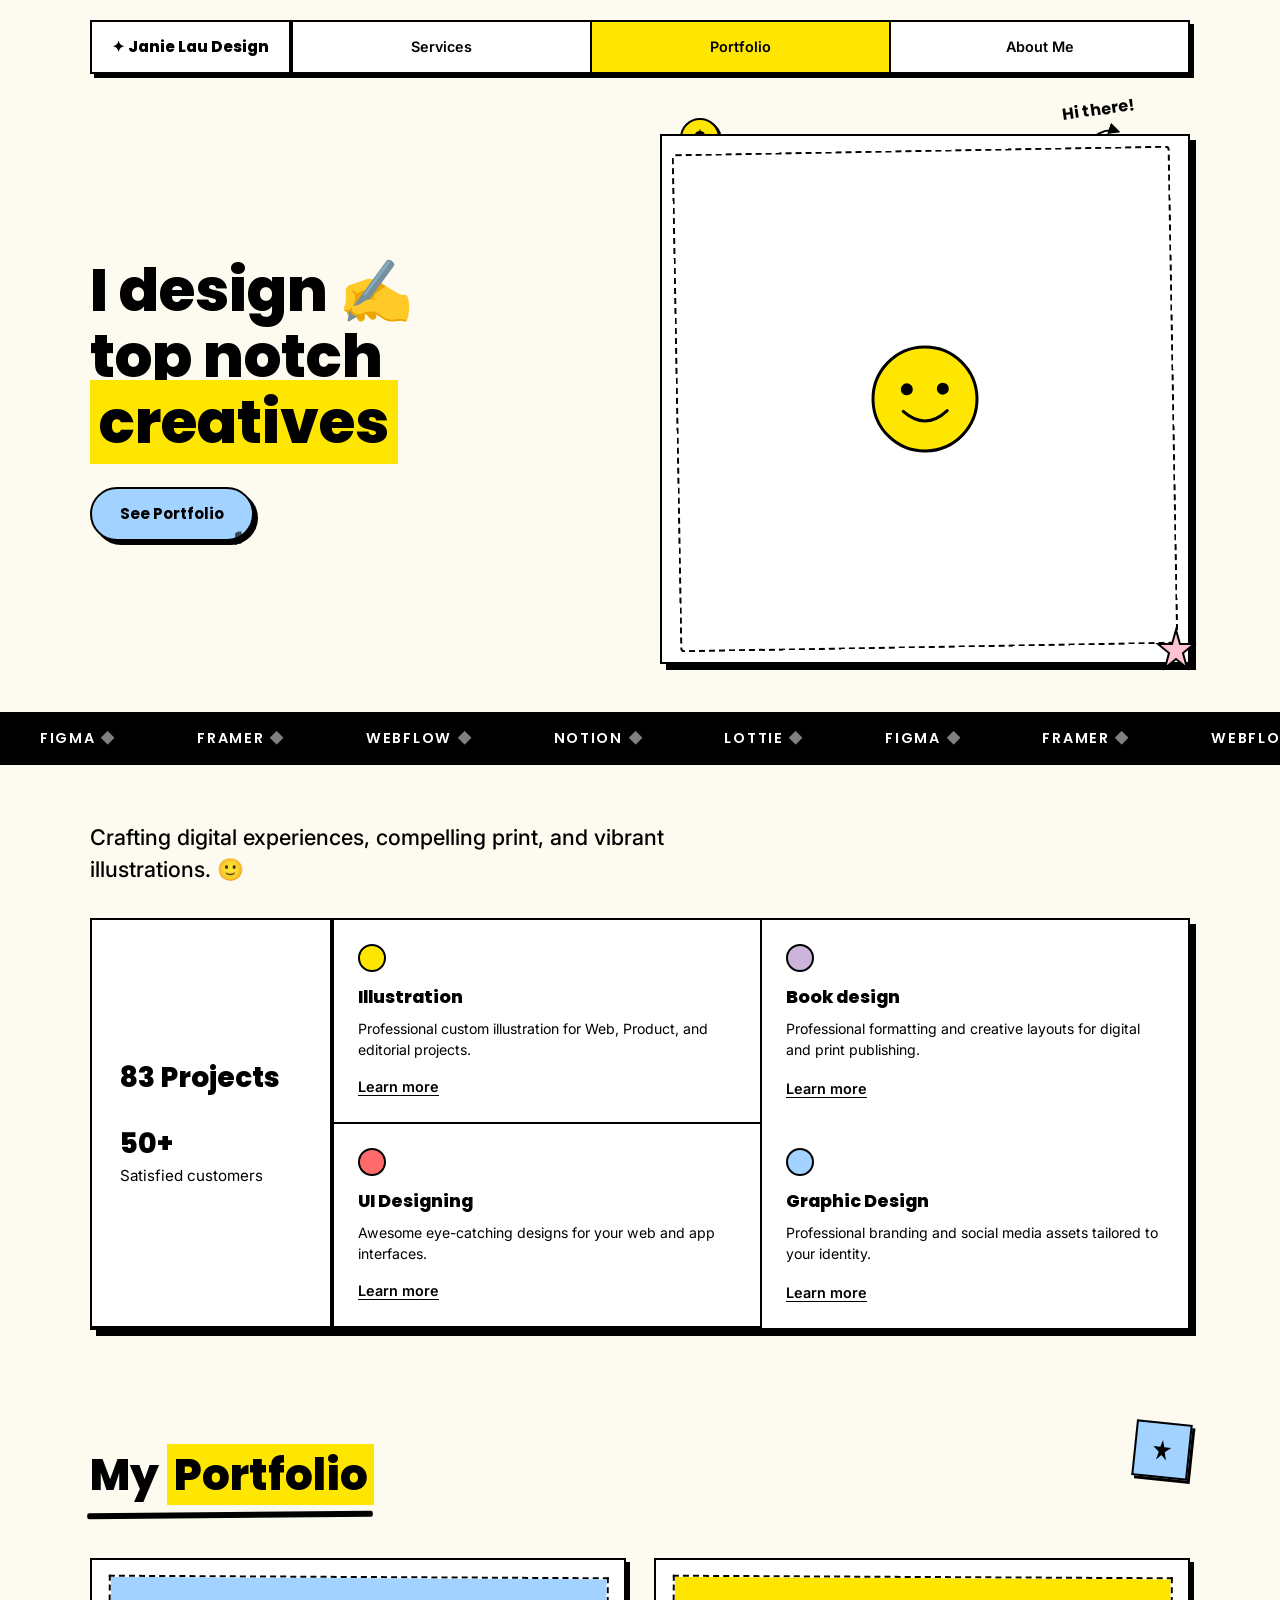
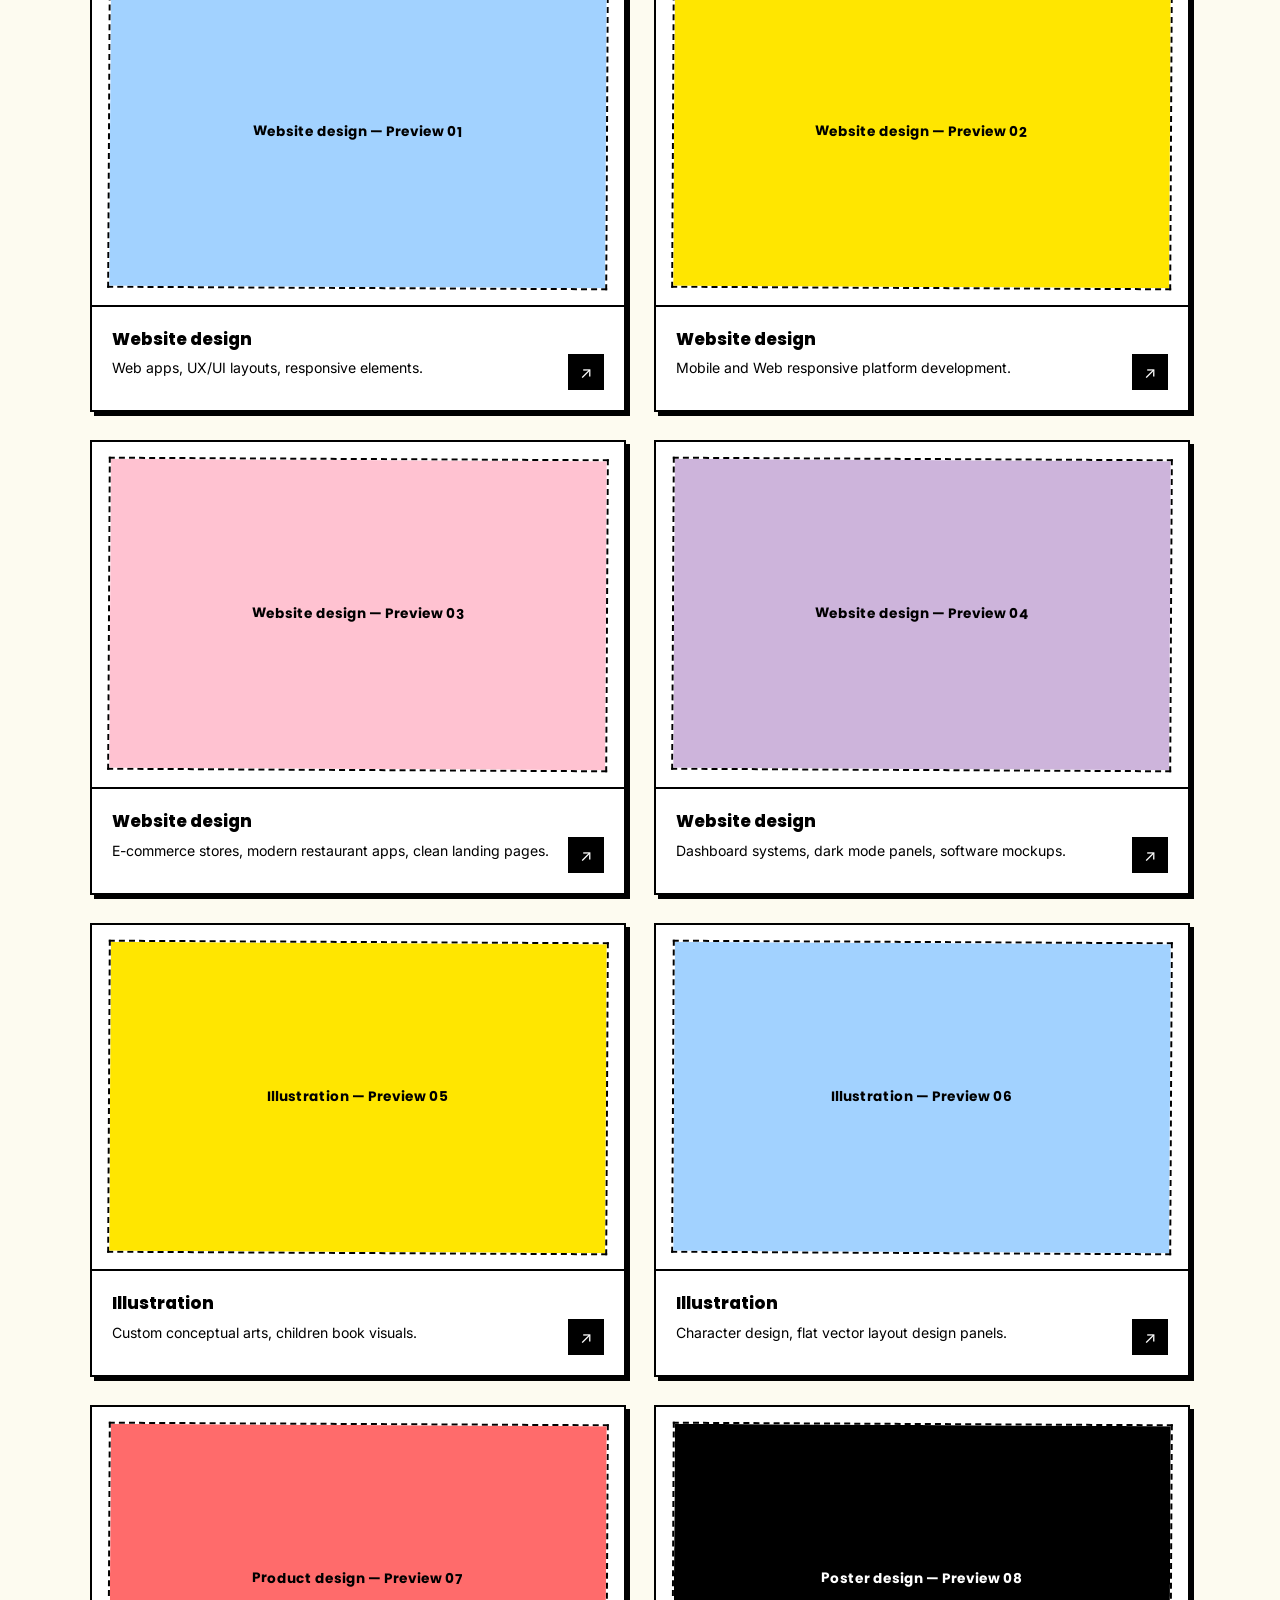
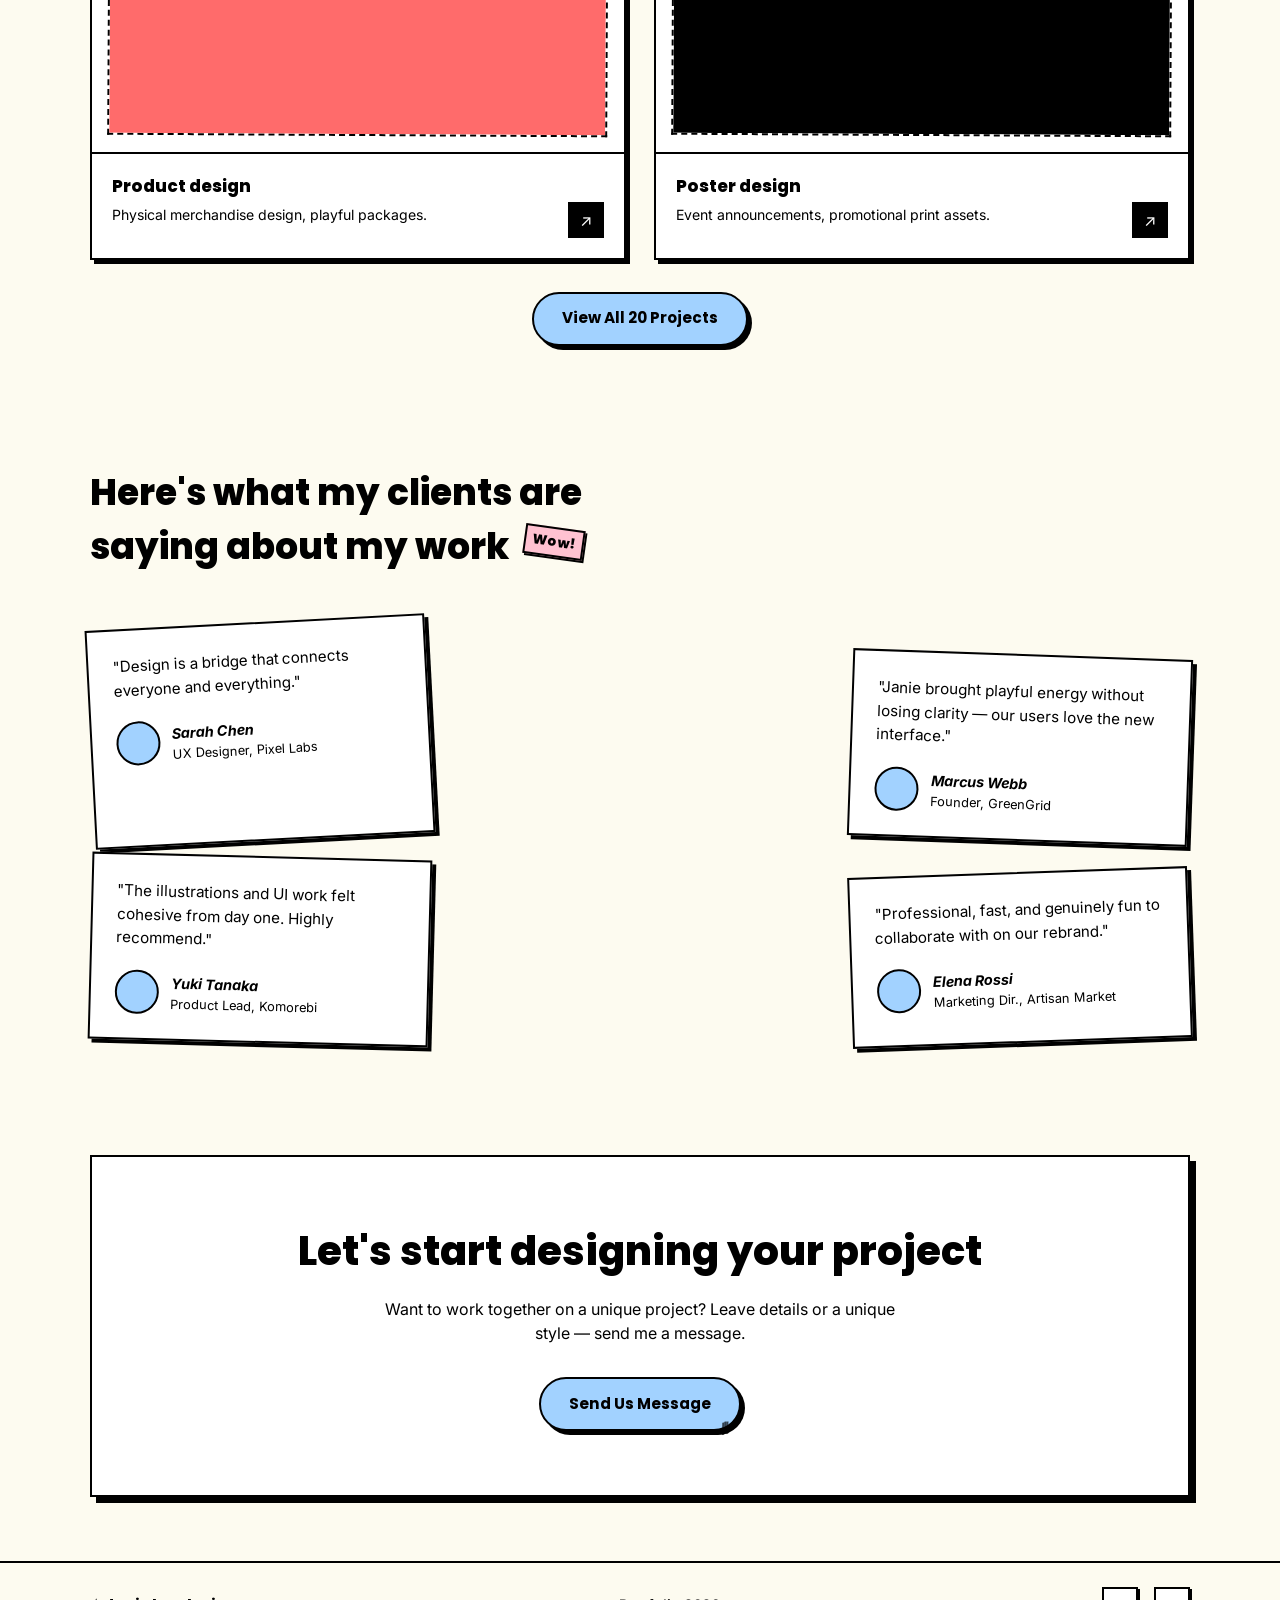
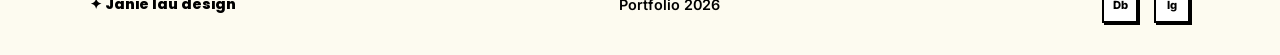
<file: index.html>
<!DOCTYPE html>
<html lang="en">
<head>
  <meta charset="UTF-8">
  <meta name="viewport" content="width=device-width, initial-scale=1.0">
  <meta name="description" content="Janie Lau Design — UI/UX, Illustration & Graphic Design. Neo-brutalist portfolio crafted with heart.">
  <title>Janie Lau Design | Portfolio 2026</title>
  <link rel="preconnect" href="https://fonts.googleapis.com">
  <link rel="preconnect" href="https://fonts.gstatic.com" crossorigin>
  <link href="https://fonts.googleapis.com/css2?family=DM+Sans:wght@400;500&family=Inter:wght@400;500;600&family=Poppins:wght@600;700;800&display=swap" rel="stylesheet">
  <link rel="stylesheet" href="css/styles.css">
</head>
<body>
  <header class="site-header">
    <div class="container">
      <button class="nav-toggle" type="button" aria-label="Menu">☰</button>
      <div class="header-box">
        <a href="index.html" class="header-box__logo">✦ Janie Lau Design</a>
        <nav class="header-box__nav">
          <a href="#services" class="header-box__link">Services</a>
          <a href="portfolio.html" class="header-box__link header-box__link--active">Portfolio</a>
          <a href="about.html" class="header-box__link">About Me</a>
        </nav>
      </div>
    </div>
  </header>

  <main>
    <section class="hero">
      <div class="container hero__grid">
        <div class="hero__copy">
          <h1 class="hero__title">I design ✍️ <br> top notch <span class="highlight">creatives</span></h1>
          <a href="portfolio.html" class="btn-pill btn-pill--motion">See Portfolio</a>
        </div>
        <div class="hero__graphic-wrap">
          <p class="hero__hi">Hi there!
            <svg class="hero__hi-arrow" viewBox="0 0 40 24" fill="none" aria-hidden="true">
              <path d="M4 20 Q20 4 36 12" stroke="#000" stroke-width="2" fill="none" marker-end="url(#arrow)"/>
              <defs><marker id="arrow" markerWidth="6" markerHeight="6" refX="5" refY="3" orient="auto"><path d="M0,0 L6,3 L0,6" fill="#000"/></marker></defs>
            </svg>
          </p>
          <div class="hero__doodle-coin" aria-hidden="true">$</div>
          <div class="hero__frame">
            <div class="hero__frame-inner">
              <svg class="hero__smiley" viewBox="0 0 120 120" aria-hidden="true">
                <circle cx="60" cy="60" r="52" fill="#FFE600" stroke="#000" stroke-width="3"/>
                <circle cx="42" cy="50" r="6" fill="#000"/>
                <circle cx="78" cy="50" r="6" fill="#000"/>
                <path d="M38 72 Q60 92 82 72" stroke="#000" stroke-width="3" fill="none" stroke-linecap="round"/>
              </svg>
            </div>
            <svg class="hero__doodle-star" viewBox="0 0 48 48" aria-hidden="true">
              <path d="M24 4 L28 18 L42 18 L31 27 L35 42 L24 33 L13 42 L17 27 L6 18 L20 18 Z" fill="#FFC2D1" stroke="#000" stroke-width="2"/>
            </svg>
          </div>
        </div>
      </div>
    </section>

    <div class="tools-marquee" aria-hidden="true">
      <div class="tools-marquee__track">
        <span>Figma</span><span>Framer</span><span>Webflow</span><span>Notion</span><span>Lottie</span>
        <span>Figma</span><span>Framer</span><span>Webflow</span><span>Notion</span><span>Lottie</span>
      </div>
    </div>

    <section class="capabilities" id="services">
      <div class="container">
        <p class="capabilities__intro">Crafting digital experiences, compelling print, and vibrant illustrations. 🙂</p>
        <div class="services-grid">
          <div class="stats-block">
            <div>
              <p class="stats-block__num">83 Projects</p>
            </div>
            <div>
              <p class="stats-block__num">50+</p>
              <p class="stats-block__label">Satisfied customers</p>
            </div>
          </div>
          <article class="service-card">
            <span class="service-card__icon service-card__icon--yellow" aria-hidden="true"></span>
            <h3 class="service-card__title">Illustration</h3>
            <p class="service-card__desc">Professional custom illustration for Web, Product, and editorial projects.</p>
            <a href="#portfolio" class="service-card__link">Learn more</a>
          </article>
          <article class="service-card">
            <span class="service-card__icon service-card__icon--purple" aria-hidden="true"></span>
            <h3 class="service-card__title">Book design</h3>
            <p class="service-card__desc">Professional formatting and creative layouts for digital and print publishing.</p>
            <a href="#portfolio" class="service-card__link">Learn more</a>
          </article>
          <article class="service-card">
            <span class="service-card__icon service-card__icon--red" aria-hidden="true"></span>
            <h3 class="service-card__title">UI Designing</h3>
            <p class="service-card__desc">Awesome eye-catching designs for your web and app interfaces.</p>
            <a href="#portfolio" class="service-card__link">Learn more</a>
          </article>
          <article class="service-card">
            <span class="service-card__icon service-card__icon--blue" aria-hidden="true"></span>
            <h3 class="service-card__title">Graphic Design</h3>
            <p class="service-card__desc">Professional branding and social media assets tailored to your identity.</p>
            <a href="#portfolio" class="service-card__link">Learn more</a>
          </article>
        </div>
      </div>
    </section>

    <section class="portfolio-section" id="portfolio">
      <div class="container">
        <header class="section-head">
          <h2 class="section-head__title">My <span class="highlight">Portfolio</span></h2>
          <span class="section-head__underline" aria-hidden="true"></span>
          <span class="section-head__note" aria-hidden="true">
            <svg width="24" height="24" viewBox="0 0 24 24"><path d="M12 2 L14 9 L21 9 L15 14 L17 22 L12 17 L7 22 L9 14 L3 9 L10 9 Z" fill="#000"/></svg>
          </span>
        </header>
        <div class="portfolio-grid" id="portfolio-showcase"></div>
        <p style="text-align:center; margin-top:2rem;">
          <a href="portfolio.html" class="btn-pill">View All 20 Projects</a>
        </p>
      </div>
    </section>

    <section class="testimonials">
      <div class="container">
        <h2 class="testimonials__title">
          Here's what my clients are saying about my work
          <span class="testimonials__wow">Wow!</span>
        </h2>
        <div class="testimonials__grid" id="testimonials-grid"></div>
      </div>
    </section>

    <section class="container">
      <div class="cta-box">
        <h2 class="cta-box__title">Let's start designing your project</h2>
        <p class="cta-box__sub">Want to work together on a unique project? Leave details or a unique style — send me a message.</p>
        <a href="mailto:jan.lau@outlook.com" class="btn-pill btn-pill--motion">Send Us Message</a>
      </div>
    </section>
  </main>

  <footer class="site-footer">
    <div class="container footer-row">
      <span class="footer-row__brand">✦ Janie lau design</span>
      <span>Portfolio 2026</span>
      <div class="footer-social">
        <a href="#" aria-label="Dribbble">Db</a>
        <a href="#" aria-label="Instagram">Ig</a>
      </div>
    </div>
  </footer>

  <script src="js/projects.js"></script>
  <script src="js/main.js"></script>
</body>
</html>
</file>
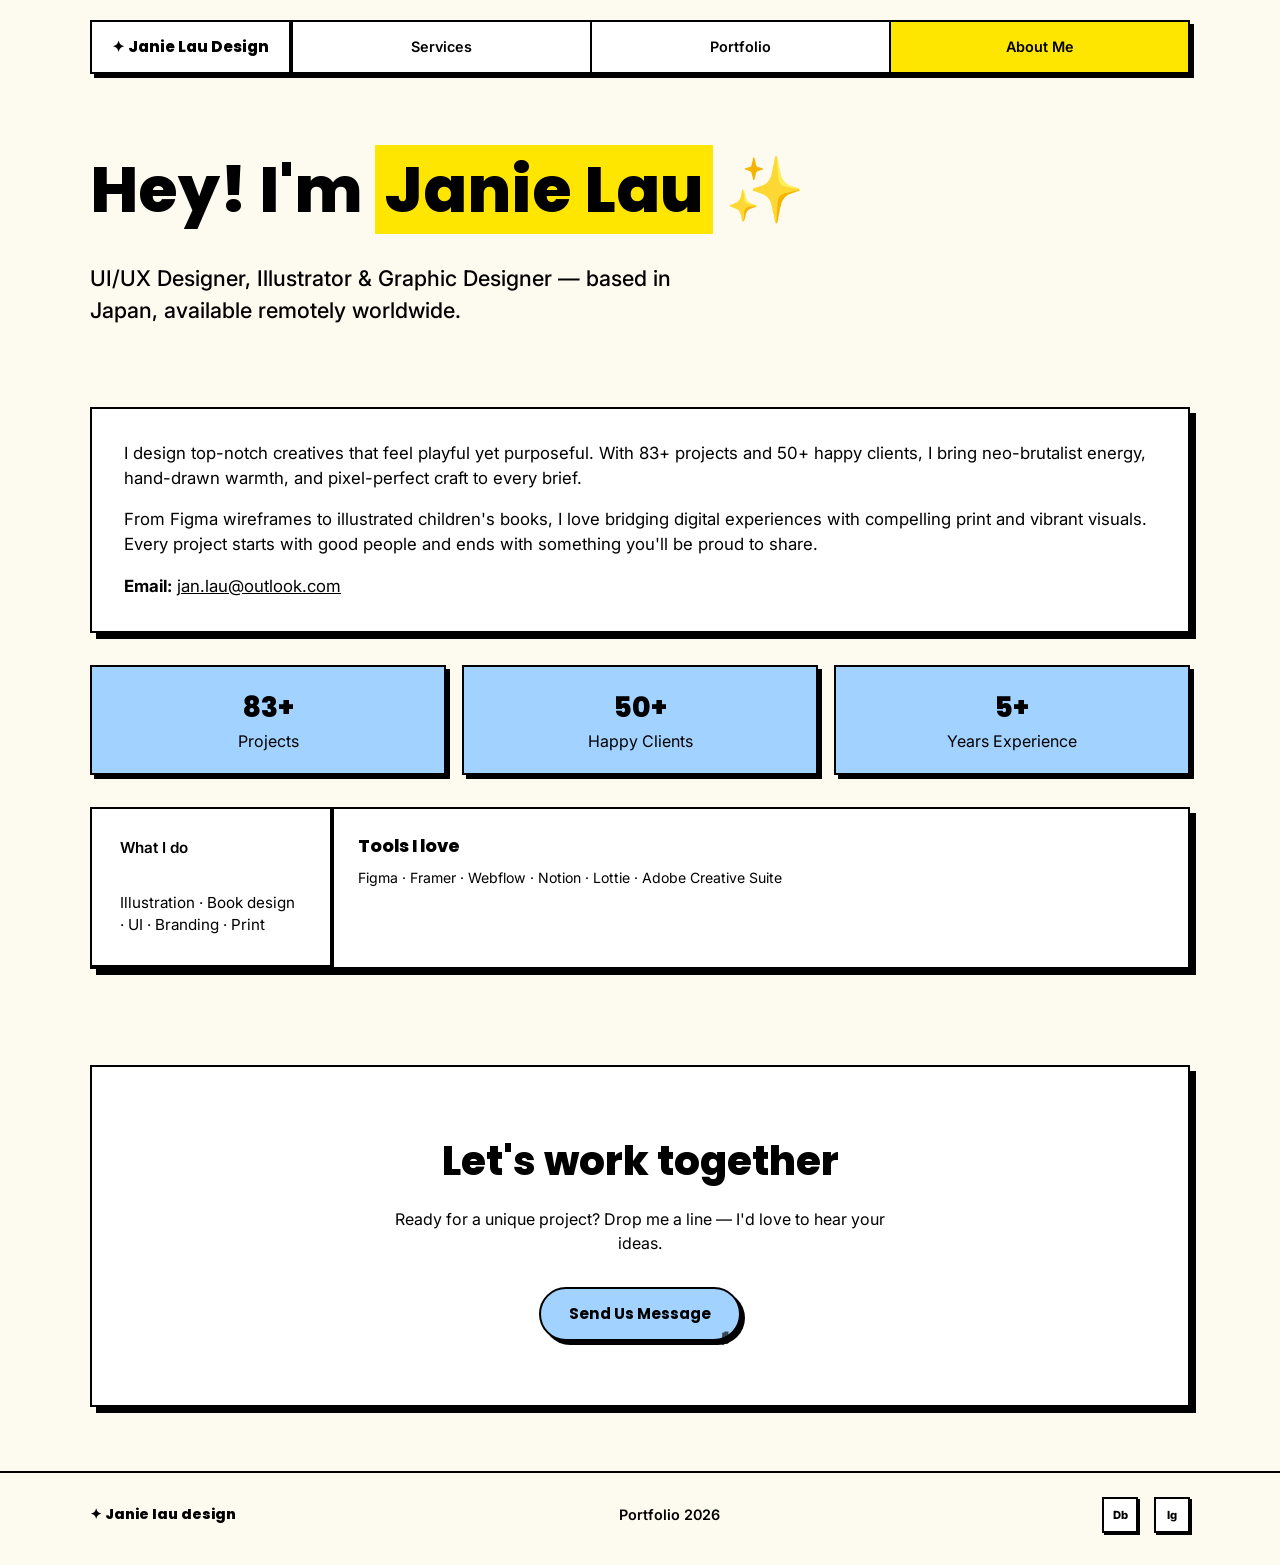
<file: about.html>
<!DOCTYPE html>
<html lang="en">
<head>
  <meta charset="UTF-8">
  <meta name="viewport" content="width=device-width, initial-scale=1.0">
  <meta name="description" content="About Janie Lau — UI/UX Designer, Illustrator & Graphic Designer based in Japan.">
  <title>About Me | Janie Lau Design</title>
  <link rel="preconnect" href="https://fonts.googleapis.com">
  <link rel="preconnect" href="https://fonts.gstatic.com" crossorigin>
  <link href="https://fonts.googleapis.com/css2?family=DM+Sans:wght@400;500&family=Inter:wght@400;500;600&family=Poppins:wght@600;700;800&display=swap" rel="stylesheet">
  <link rel="stylesheet" href="css/styles.css">
</head>
<body>
  <header class="site-header">
    <div class="container">
      <button class="nav-toggle" type="button" aria-label="Menu">☰</button>
      <div class="header-box">
        <a href="index.html" class="header-box__logo">✦ Janie Lau Design</a>
        <nav class="header-box__nav">
          <a href="index.html#services" class="header-box__link">Services</a>
          <a href="portfolio.html" class="header-box__link">Portfolio</a>
          <a href="about.html" class="header-box__link header-box__link--active">About Me</a>
        </nav>
      </div>
    </div>
  </header>

  <main>
    <section class="page-hero">
      <div class="container">
        <h1 class="page-hero__title">Hey! I'm <span class="highlight">Janie Lau</span> ✨</h1>
        <p class="capabilities__intro">UI/UX Designer, Illustrator & Graphic Designer — based in Japan, available remotely worldwide.</p>
      </div>
    </section>

    <section class="container" style="padding-bottom: 3rem;">
      <div class="about-card">
        <p>I design top-notch creatives that feel playful yet purposeful. With 83+ projects and 50+ happy clients, I bring neo-brutalist energy, hand-drawn warmth, and pixel-perfect craft to every brief.</p>
        <p>From Figma wireframes to illustrated children's books, I love bridging digital experiences with compelling print and vibrant visuals. Every project starts with good people and ends with something you'll be proud to share.</p>
        <p><strong>Email:</strong> <a href="mailto:jan.lau@outlook.com" style="text-decoration:underline;">jan.lau@outlook.com</a></p>
      </div>

      <div class="about-stats">
        <div class="about-stat">
          <p class="about-stat__num">83+</p>
          <p>Projects</p>
        </div>
        <div class="about-stat">
          <p class="about-stat__num">50+</p>
          <p>Happy Clients</p>
        </div>
        <div class="about-stat">
          <p class="about-stat__num">5+</p>
          <p>Years Experience</p>
        </div>
      </div>

      <div class="services-grid" style="margin-top: 2rem;">
        <div class="stats-block" style="grid-row: span 1;">
          <p class="stats-block__label" style="font-weight:600; margin-bottom:0.5rem;">What I do</p>
          <p class="stats-block__label">Illustration · Book design · UI · Branding · Print</p>
        </div>
        <article class="service-card" style="grid-column: span 2; border-bottom: none;">
          <h3 class="service-card__title">Tools I love</h3>
          <p class="service-card__desc">Figma · Framer · Webflow · Notion · Lottie · Adobe Creative Suite</p>
        </article>
      </div>
    </section>

    <section class="container">
      <div class="cta-box">
        <h2 class="cta-box__title">Let's work together</h2>
        <p class="cta-box__sub">Ready for a unique project? Drop me a line — I'd love to hear your ideas.</p>
        <a href="mailto:jan.lau@outlook.com" class="btn-pill btn-pill--motion">Send Us Message</a>
      </div>
    </section>
  </main>

  <footer class="site-footer">
    <div class="container footer-row">
      <span class="footer-row__brand">✦ Janie lau design</span>
      <span>Portfolio 2026</span>
      <div class="footer-social">
        <a href="#" aria-label="Dribbble">Db</a>
        <a href="#" aria-label="Instagram">Ig</a>
      </div>
    </div>
  </footer>

  <script src="js/main.js"></script>
</body>
</html>
</file>
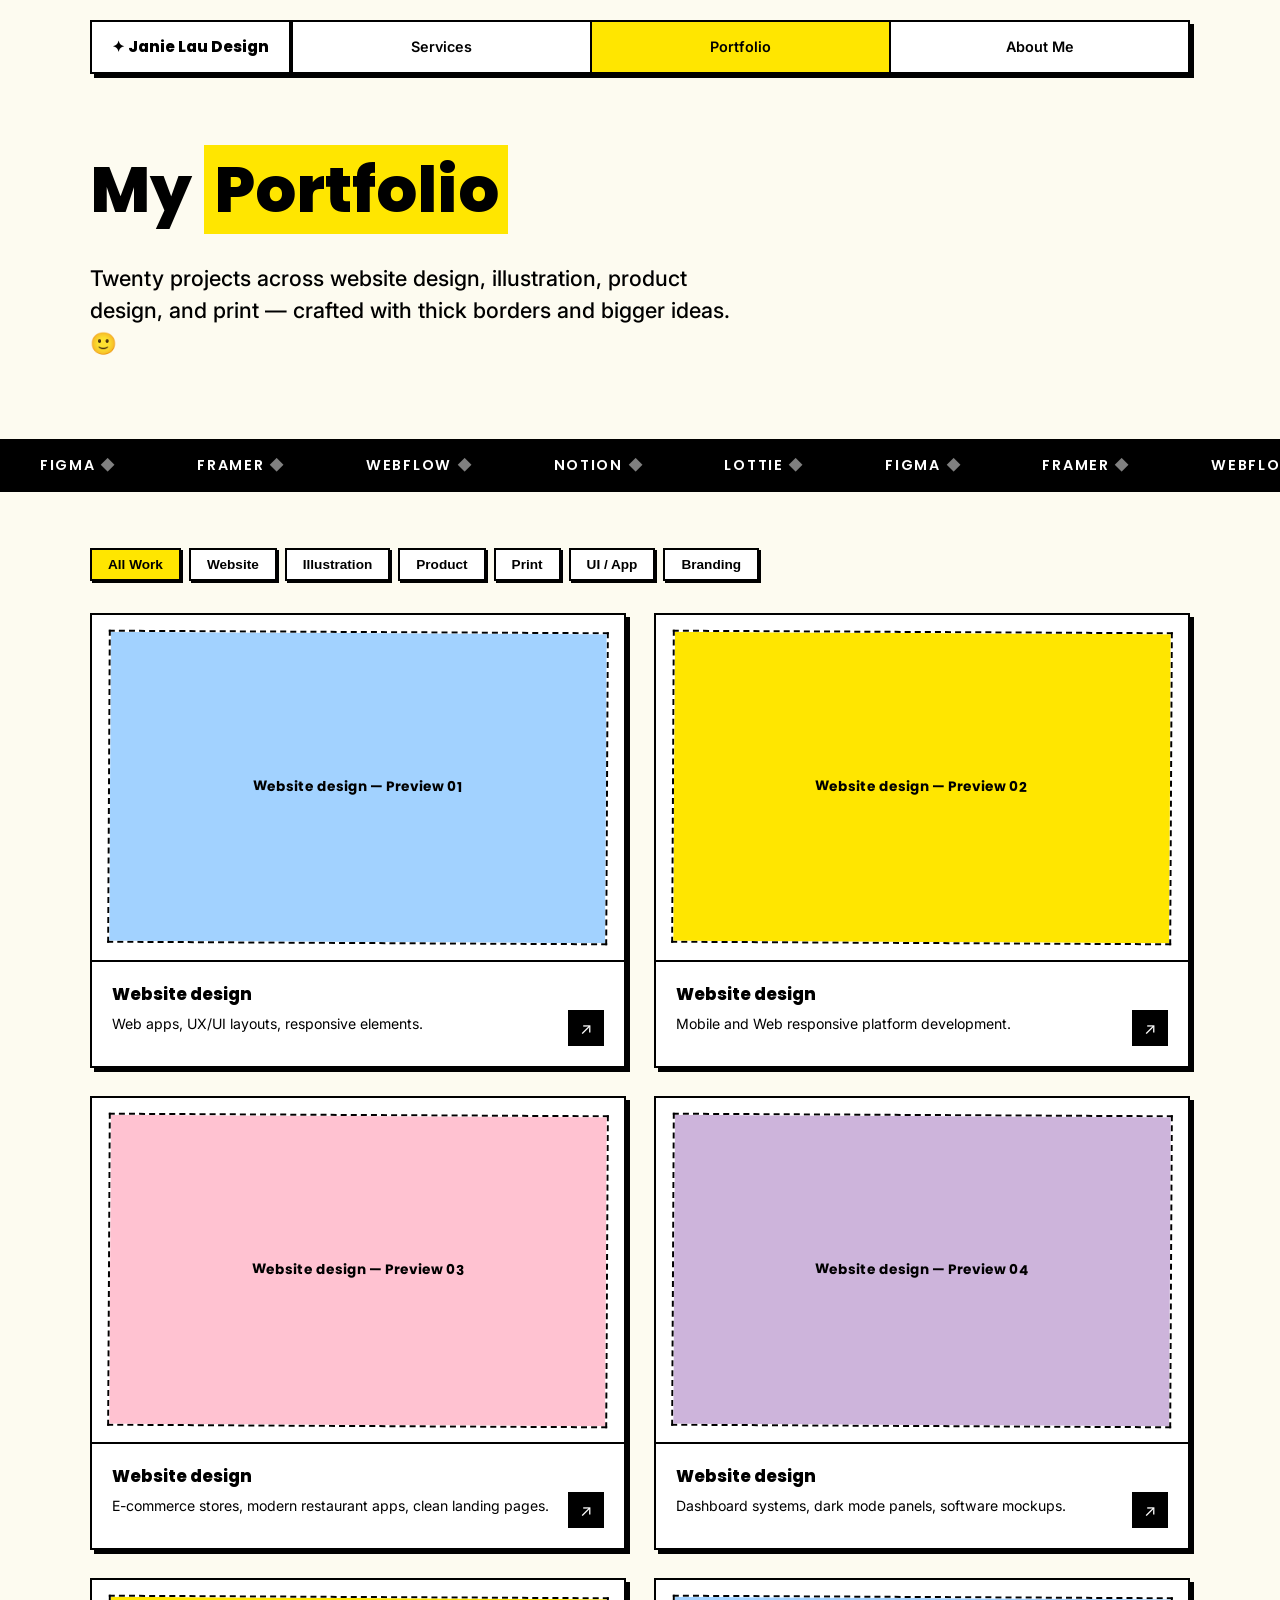
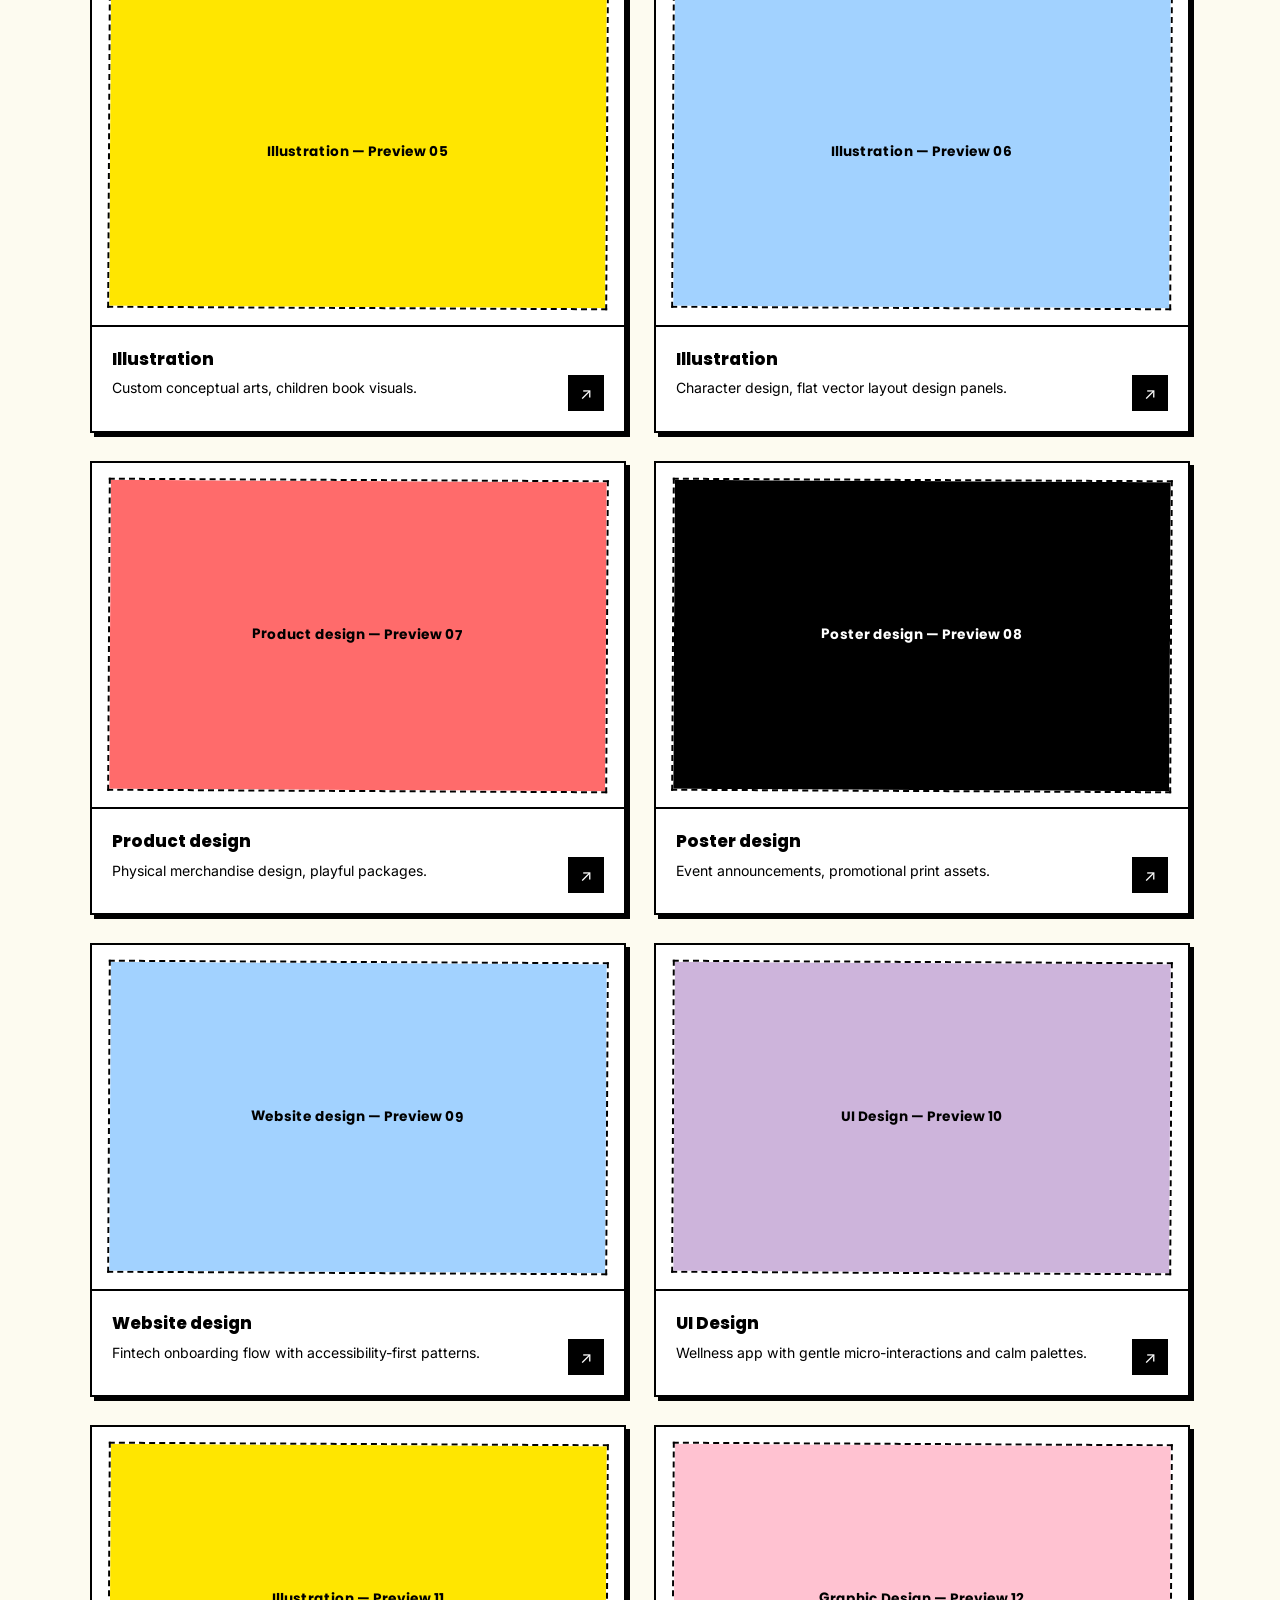
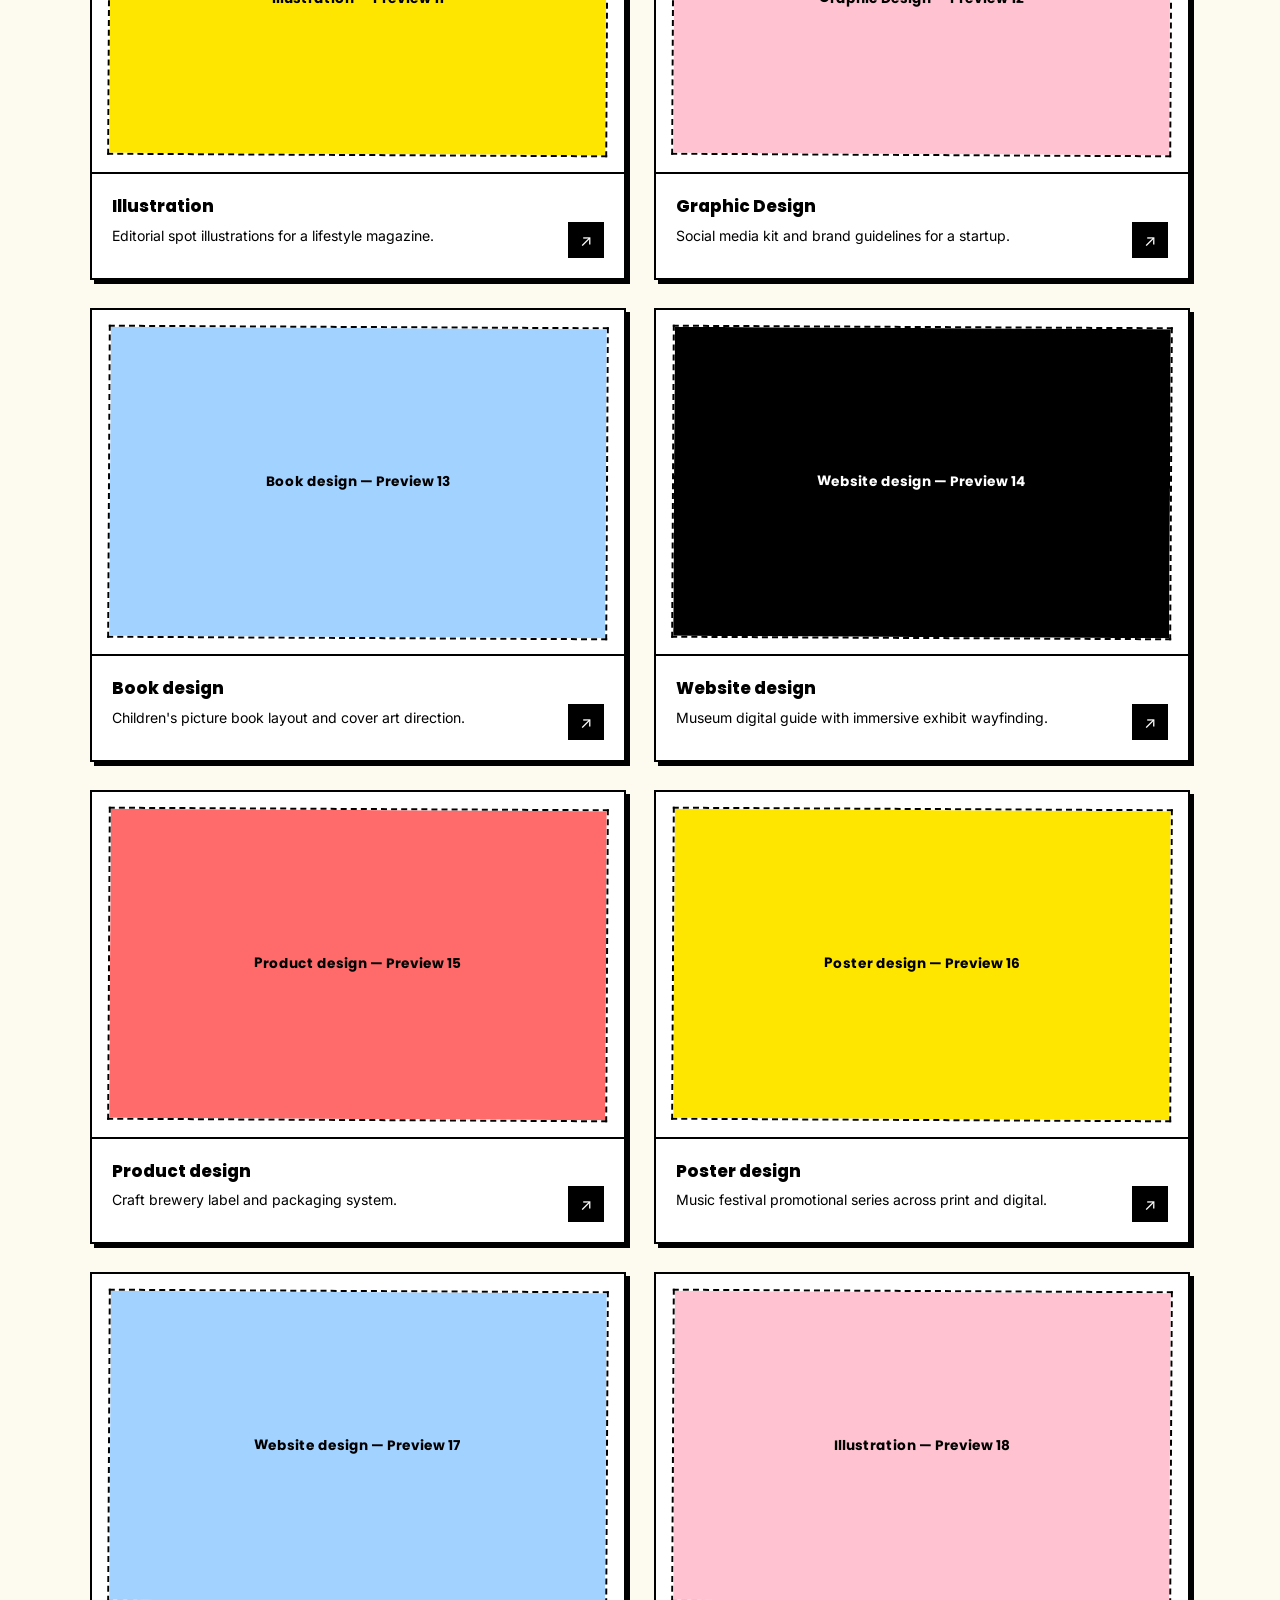
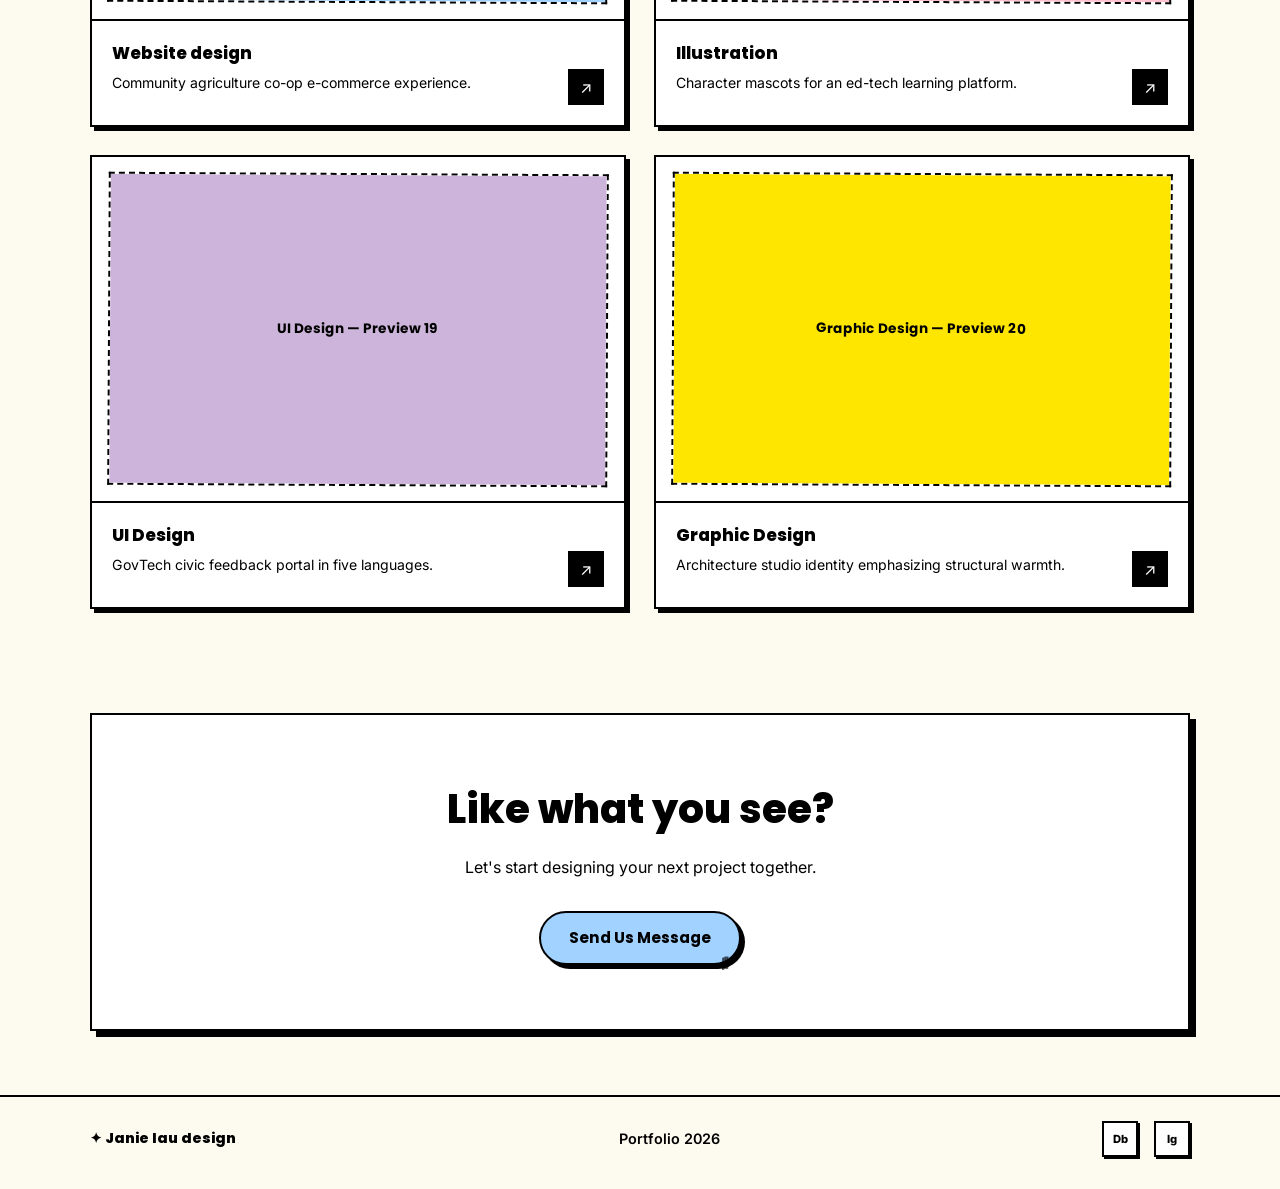
<file: portfolio.html>
<!DOCTYPE html>
<html lang="en">
<head>
  <meta charset="UTF-8">
  <meta name="viewport" content="width=device-width, initial-scale=1.0">
  <meta name="description" content="Portfolio — 20 best projects by Janie Lau. Website design, illustration, product & poster design.">
  <title>Portfolio | Janie Lau Design</title>
  <link rel="preconnect" href="https://fonts.googleapis.com">
  <link rel="preconnect" href="https://fonts.gstatic.com" crossorigin>
  <link href="https://fonts.googleapis.com/css2?family=DM+Sans:wght@400;500&family=Inter:wght@400;500;600&family=Poppins:wght@600;700;800&display=swap" rel="stylesheet">
  <link rel="stylesheet" href="css/styles.css">
</head>
<body>
  <header class="site-header">
    <div class="container">
      <button class="nav-toggle" type="button" aria-label="Menu">☰</button>
      <div class="header-box">
        <a href="index.html" class="header-box__logo">✦ Janie Lau Design</a>
        <nav class="header-box__nav">
          <a href="index.html#services" class="header-box__link">Services</a>
          <a href="portfolio.html" class="header-box__link header-box__link--active">Portfolio</a>
          <a href="about.html" class="header-box__link">About Me</a>
        </nav>
      </div>
    </div>
  </header>

  <main>
    <section class="page-hero">
      <div class="container">
        <h1 class="page-hero__title">My <span class="highlight">Portfolio</span></h1>
        <p class="capabilities__intro">Twenty projects across website design, illustration, product design, and print — crafted with thick borders and bigger ideas. 🙂</p>
      </div>
    </section>

    <div class="tools-marquee" aria-hidden="true">
      <div class="tools-marquee__track">
        <span>Figma</span><span>Framer</span><span>Webflow</span><span>Notion</span><span>Lottie</span>
        <span>Figma</span><span>Framer</span><span>Webflow</span><span>Notion</span><span>Lottie</span>
      </div>
    </div>

    <section class="portfolio-section">
      <div class="container">
        <div class="filter-pills" role="tablist" aria-label="Filter projects"></div>
        <div class="portfolio-grid" id="portfolio-full"></div>
      </div>
    </section>

    <section class="container">
      <div class="cta-box">
        <h2 class="cta-box__title">Like what you see?</h2>
        <p class="cta-box__sub">Let's start designing your next project together.</p>
        <a href="mailto:jan.lau@outlook.com" class="btn-pill btn-pill--motion">Send Us Message</a>
      </div>
    </section>
  </main>

  <footer class="site-footer">
    <div class="container footer-row">
      <span class="footer-row__brand">✦ Janie lau design</span>
      <span>Portfolio 2026</span>
      <div class="footer-social">
        <a href="#" aria-label="Dribbble">Db</a>
        <a href="#" aria-label="Instagram">Ig</a>
      </div>
    </div>
  </footer>

  <script src="js/projects.js"></script>
  <script src="js/main.js"></script>
</body>
</html>
</file>
<file: css/styles.css>
/* Neo-Brutalist Playful — Janie Lau Design */

:root {
  --canvas: #FDFBF0;
  --black: #000000;
  --accent: #A2D2FF;
  --yellow: #FFE600;
  --pink: #FFC2D1;
  --white: #FFFFFF;
  --purple: #CDB4DB;
  --red: #FF6B6B;
  --border: 2px solid var(--black);
  --shadow: 4px 4px 0 var(--black);
  --shadow-lg: 6px 6px 0 var(--black);
  --radius-pill: 50px;
  --font: 'Inter', 'DM Sans', sans-serif;
  --font-display: 'Poppins', 'Inter', sans-serif;
  --max: 1100px;
}

*, *::before, *::after {
  margin: 0;
  padding: 0;
  box-sizing: border-box;
}

html {
  scroll-behavior: smooth;
}

body {
  font-family: var(--font);
  font-weight: 400;
  color: var(--black);
  background: var(--canvas);
  line-height: 1.5;
  overflow-x: hidden;
}

img { max-width: 100%; display: block; }
a { color: inherit; text-decoration: none; }
ul { list-style: none; }

.container {
  width: min(100% - 2rem, var(--max));
  margin-inline: auto;
}

/* ---- Header ---- */
.site-header {
  padding: 1.25rem 0;
  position: sticky;
  top: 0;
  z-index: 100;
  background: var(--canvas);
}

.header-box {
  display: flex;
  align-items: stretch;
  border: var(--border);
  background: var(--white);
  box-shadow: var(--shadow);
}

.header-box__logo {
  display: flex;
  align-items: center;
  padding: 0.85rem 1.25rem;
  font-family: var(--font-display);
  font-weight: 800;
  font-size: 0.95rem;
  border-right: var(--border);
  white-space: nowrap;
}

.header-box__nav {
  display: flex;
  flex: 1;
  margin-left: auto;
}

.header-box__link {
  flex: 1;
  display: flex;
  align-items: center;
  justify-content: center;
  padding: 0.85rem 1rem;
  font-weight: 600;
  font-size: 0.9rem;
  border-left: var(--border);
  transition: background 0.15s;
}

.header-box__link:hover {
  background: var(--accent);
}

.header-box__link--active {
  background: var(--yellow);
}

.nav-toggle {
  display: none;
  border: var(--border);
  background: var(--white);
  padding: 0.5rem 0.75rem;
  cursor: pointer;
  font-weight: 700;
  box-shadow: var(--shadow);
}

/* ---- Buttons ---- */
.btn-pill {
  display: inline-flex;
  align-items: center;
  justify-content: center;
  gap: 0.5rem;
  padding: 0.85rem 1.75rem;
  background: var(--accent);
  border: var(--border);
  border-radius: var(--radius-pill);
  font-family: var(--font-display);
  font-weight: 700;
  font-size: 0.95rem;
  cursor: pointer;
  position: relative;
  box-shadow: var(--shadow);
  transition: transform 0.15s, box-shadow 0.15s;
}

.btn-pill:hover {
  transform: translate(-2px, -2px);
  box-shadow: 6px 6px 0 var(--black);
}

.btn-pill:active {
  transform: translate(2px, 2px);
  box-shadow: 2px 2px 0 var(--black);
}

.btn-pill--motion::after {
  content: '///';
  position: absolute;
  right: 12px;
  bottom: -8px;
  font-size: 0.65rem;
  font-weight: 900;
  letter-spacing: -2px;
  transform: rotate(-12deg);
  opacity: 0.7;
}

.highlight {
  background: var(--yellow);
  padding: 0 0.15em;
  box-decoration-break: clone;
  -webkit-box-decoration-break: clone;
}

/* ---- Hero ---- */
.hero {
  padding: 2.5rem 0 3rem;
}

.hero__grid {
  display: grid;
  grid-template-columns: 1fr 1fr;
  gap: 2.5rem;
  align-items: center;
}

.hero__title {
  font-family: var(--font-display);
  font-weight: 800;
  font-size: clamp(2.25rem, 5.5vw, 3.75rem);
  line-height: 1.1;
  margin-bottom: 2rem;
}

.hero__graphic-wrap {
  position: relative;
}

.hero__frame {
  border: var(--border);
  background: var(--white);
  aspect-ratio: 1;
  display: flex;
  align-items: center;
  justify-content: center;
  position: relative;
  box-shadow: var(--shadow-lg);
}

.hero__frame-inner {
  position: absolute;
  inset: 14px;
  border: 2px dashed var(--black);
  border-radius: 4px;
  display: flex;
  align-items: center;
  justify-content: center;
  transform: rotate(-1deg);
}

.hero__smiley {
  width: 120px;
  height: 120px;
}

.hero__doodle-star {
  position: absolute;
  bottom: -12px;
  right: -12px;
  width: 48px;
  height: 48px;
}

.hero__doodle-coin {
  position: absolute;
  top: -16px;
  left: 20px;
  width: 40px;
  height: 40px;
  background: var(--yellow);
  border: var(--border);
  border-radius: 50%;
  display: flex;
  align-items: center;
  justify-content: center;
  font-weight: 800;
  font-size: 1.1rem;
  box-shadow: 2px 2px 0 var(--black);
}

.hero__hi {
  position: absolute;
  top: -36px;
  right: 10%;
  font-family: var(--font-display);
  font-weight: 700;
  font-size: 1rem;
  transform: rotate(-8deg);
}

.hero__hi-arrow {
  display: block;
  margin: 0 auto;
  width: 40px;
}

/* ---- Tools Marquee ---- */
.tools-marquee {
  background: var(--black);
  color: var(--white);
  padding: 0.85rem 0;
  overflow: hidden;
  border-block: var(--border);
}

.tools-marquee__track {
  display: flex;
  width: max-content;
  animation: tools-scroll 25s linear infinite;
}

.tools-marquee__track span {
  font-family: var(--font-display);
  font-weight: 600;
  font-size: 0.9rem;
  letter-spacing: 0.12em;
  text-transform: uppercase;
  padding-inline: 2.5rem;
  white-space: nowrap;
}

.tools-marquee__track span::after {
  content: '   ◆   ';
  opacity: 0.5;
}

@keyframes tools-scroll {
  from { transform: translateX(0); }
  to { transform: translateX(-50%); }
}

/* ---- Capabilities ---- */
.capabilities {
  padding: 3.5rem 0;
}

.capabilities__intro {
  font-size: clamp(1.1rem, 2.5vw, 1.35rem);
  font-weight: 500;
  margin-bottom: 2rem;
  max-width: 640px;
}

.services-grid {
  display: grid;
  grid-template-columns: 240px 1fr 1fr;
  grid-template-rows: auto auto;
  border: var(--border);
  background: var(--white);
  box-shadow: var(--shadow-lg);
}

.stats-block {
  grid-row: span 2;
  padding: 1.75rem;
  border-right: var(--border);
  border-bottom: var(--border);
  display: flex;
  flex-direction: column;
  justify-content: center;
  gap: 1.5rem;
}

.stats-block__num {
  font-family: var(--font-display);
  font-weight: 800;
  font-size: 1.75rem;
}

.stats-block__label {
  font-size: 0.95rem;
  color: var(--black);
}

.service-card {
  padding: 1.5rem;
  border-left: var(--border);
  border-bottom: var(--border);
  display: flex;
  flex-direction: column;
}

.service-card:nth-child(3),
.service-card:nth-child(5) {
  border-bottom: none;
}

.service-card__icon {
  width: 28px;
  height: 28px;
  border-radius: 50%;
  border: var(--border);
  margin-bottom: 0.75rem;
  flex-shrink: 0;
}

.service-card__icon--yellow { background: var(--yellow); }
.service-card__icon--purple { background: var(--purple); }
.service-card__icon--red { background: var(--red); }
.service-card__icon--blue { background: var(--accent); }

.service-card__title {
  font-family: var(--font-display);
  font-weight: 800;
  font-size: 1.1rem;
  margin-bottom: 0.5rem;
}

.service-card__desc {
  font-size: 0.88rem;
  margin-bottom: 1rem;
  flex: 1;
}

.service-card__link {
  font-weight: 600;
  font-size: 0.9rem;
  text-decoration: underline;
  text-underline-offset: 3px;
}

.service-card__link:hover {
  background: var(--yellow);
  text-decoration: none;
  padding: 0 0.2em;
}

/* ---- Section titles ---- */
.section-head {
  margin-bottom: 2.5rem;
  position: relative;
}

.section-head__title {
  font-family: var(--font-display);
  font-weight: 800;
  font-size: clamp(2rem, 4vw, 2.75rem);
  display: inline-block;
  position: relative;
}

.section-head__underline {
  display: block;
  height: 6px;
  background: var(--black);
  width: 100%;
  max-width: 280px;
  margin-top: 4px;
  border-radius: 2px;
  transform: rotate(-0.5deg) scaleX(1.02);
}

.section-head__note {
  position: absolute;
  top: -20px;
  right: 0;
  width: 56px;
  height: 56px;
  background: var(--accent);
  border: var(--border);
  display: flex;
  align-items: center;
  justify-content: center;
  transform: rotate(6deg);
  box-shadow: 3px 3px 0 var(--black);
}

/* ---- Portfolio grid ---- */
.portfolio-section {
  padding: 3.5rem 0;
}

.portfolio-grid {
  display: grid;
  grid-template-columns: repeat(2, 1fr);
  gap: 1.75rem;
}

.portfolio-card {
  border: var(--border);
  background: var(--white);
  box-shadow: var(--shadow);
  transition: transform 0.15s, box-shadow 0.15s;
}

.portfolio-card:hover {
  transform: translate(-2px, -2px);
  box-shadow: var(--shadow-lg);
}

.portfolio-card__visual {
  padding: 1rem;
  border-bottom: var(--border);
  position: relative;
}

.portfolio-card__sketch {
  border: 2px dashed var(--black);
  aspect-ratio: 16 / 10;
  display: flex;
  align-items: center;
  justify-content: center;
  overflow: hidden;
  transform: rotate(0.3deg);
  position: relative;
}

.portfolio-card__sketch-inner {
  width: 100%;
  height: 100%;
  display: flex;
  align-items: center;
  justify-content: center;
  font-family: var(--font-display);
  font-weight: 700;
  font-size: 0.85rem;
  text-align: center;
  padding: 1rem;
}

.portfolio-card__body {
  padding: 1.25rem;
  display: grid;
  grid-template-columns: 1fr auto;
  gap: 0.75rem;
  align-items: start;
}

.portfolio-card__type {
  font-family: var(--font-display);
  font-weight: 800;
  font-size: 1.05rem;
  margin-bottom: 0.35rem;
}

.portfolio-card__desc {
  font-size: 0.88rem;
  grid-column: 1;
}

.portfolio-card__arrow {
  width: 36px;
  height: 36px;
  border: var(--border);
  background: var(--black);
  color: var(--white);
  display: flex;
  align-items: center;
  justify-content: center;
  grid-row: span 2;
  align-self: end;
  transition: background 0.15s;
}

.portfolio-card:hover .portfolio-card__arrow {
  background: var(--accent);
  color: var(--black);
}

/* ---- Testimonials ---- */
.testimonials {
  padding: 4rem 0;
  overflow: hidden;
}

.testimonials__title {
  font-family: var(--font-display);
  font-weight: 800;
  font-size: clamp(1.5rem, 3.5vw, 2.25rem);
  margin-bottom: 3rem;
  max-width: 520px;
  position: relative;
}

.testimonials__wow {
  display: inline-block;
  font-size: 0.85rem;
  background: var(--pink);
  border: var(--border);
  padding: 0.2em 0.5em;
  transform: rotate(8deg);
  margin-left: 0.5rem;
  vertical-align: super;
  box-shadow: 2px 2px 0 var(--black);
}

.testimonials__grid {
  display: grid;
  grid-template-columns: repeat(2, 1fr);
  gap: 2rem;
  position: relative;
  min-height: 420px;
}

.testimonial-card {
  background: var(--white);
  border: var(--border);
  box-shadow: var(--shadow);
  padding: 1.5rem;
  max-width: 340px;
}

.testimonial-card:nth-child(1) { transform: rotate(-3deg); justify-self: start; }
.testimonial-card:nth-child(2) { transform: rotate(2deg); justify-self: end; margin-top: 2rem; }
.testimonial-card:nth-child(3) { transform: rotate(1.5deg); justify-self: start; margin-top: -1rem; }
.testimonial-card:nth-child(4) { transform: rotate(-2deg); justify-self: end; }

.testimonial-card__quote {
  font-size: 0.95rem;
  margin-bottom: 1.25rem;
  line-height: 1.55;
}

.testimonial-card__author {
  display: flex;
  align-items: center;
  gap: 0.75rem;
}

.testimonial-card__avatar {
  width: 44px;
  height: 44px;
  border-radius: 50%;
  border: var(--border);
  background: var(--accent);
  flex-shrink: 0;
}

.testimonial-card__name {
  font-weight: 700;
  font-size: 0.9rem;
}

.testimonial-card__role {
  font-size: 0.8rem;
}

/* ---- CTA ---- */
.cta-box {
  margin: 3rem 0 4rem;
  padding: clamp(2.5rem, 6vw, 4rem);
  background: var(--white);
  border: var(--border);
  box-shadow: var(--shadow-lg);
  text-align: center;
}

.cta-box__title {
  font-family: var(--font-display);
  font-weight: 800;
  font-size: clamp(1.75rem, 4vw, 2.5rem);
  margin-bottom: 1rem;
}

.cta-box__sub {
  font-size: 1rem;
  max-width: 520px;
  margin: 0 auto 2rem;
  color: var(--black);
}

/* ---- Footer ---- */
.site-footer {
  border-top: var(--border);
  padding: 1.5rem 0 2rem;
}

.footer-row {
  display: flex;
  flex-wrap: wrap;
  justify-content: space-between;
  align-items: center;
  gap: 1rem;
  font-weight: 600;
  font-size: 0.9rem;
}

.footer-row__brand {
  font-family: var(--font-display);
  font-weight: 800;
}

.footer-social {
  display: flex;
  gap: 1rem;
}

.footer-social a {
  width: 36px;
  height: 36px;
  border: var(--border);
  display: flex;
  align-items: center;
  justify-content: center;
  background: var(--white);
  box-shadow: 2px 2px 0 var(--black);
  font-size: 0.7rem;
  font-weight: 800;
  transition: background 0.15s;
}

.footer-social a:hover {
  background: var(--accent);
}

/* ---- About page ---- */
.page-hero {
  padding: 3rem 0;
}

.page-hero__title {
  font-family: var(--font-display);
  font-weight: 800;
  font-size: clamp(2.5rem, 6vw, 4rem);
  margin-bottom: 1.5rem;
}

.page-hero__title .highlight {
  display: inline;
}

.about-card {
  border: var(--border);
  background: var(--white);
  box-shadow: var(--shadow-lg);
  padding: 2rem;
  margin-bottom: 2rem;
}

.about-card p {
  margin-bottom: 1rem;
  font-size: 1.05rem;
}

.about-card p:last-child {
  margin-bottom: 0;
}

.about-stats {
  display: grid;
  grid-template-columns: repeat(3, 1fr);
  gap: 1rem;
  margin: 2rem 0;
}

.about-stat {
  border: var(--border);
  padding: 1.25rem;
  background: var(--accent);
  box-shadow: var(--shadow);
  text-align: center;
}

.about-stat__num {
  font-family: var(--font-display);
  font-weight: 800;
  font-size: 1.75rem;
}

/* ---- Portfolio page filters ---- */
.filter-pills {
  display: flex;
  flex-wrap: wrap;
  gap: 0.5rem;
  margin-bottom: 2rem;
}

.filter-pill {
  padding: 0.45rem 1rem;
  border: var(--border);
  background: var(--white);
  font-weight: 600;
  font-size: 0.85rem;
  cursor: pointer;
  box-shadow: 2px 2px 0 var(--black);
}

.filter-pill--active,
.filter-pill:hover {
  background: var(--yellow);
}

.portfolio-card.is-hidden {
  display: none;
}

/* ---- Doodles (shared) ---- */
.doodle-sparkle {
  color: var(--pink);
}

/* ---- Responsive ---- */
@media (max-width: 900px) {
  .hero__grid {
    grid-template-columns: 1fr;
  }

  .hero__graphic-wrap {
    max-width: 400px;
    margin-inline: auto;
  }

  .services-grid {
    grid-template-columns: 1fr;
  }

  .stats-block {
    grid-row: auto;
    border-right: none;
  }

  .service-card {
    border-left: none !important;
  }

  .service-card:last-child {
    border-bottom: none;
  }

  .portfolio-grid {
    grid-template-columns: 1fr;
  }

  .testimonials__grid {
    grid-template-columns: 1fr;
    min-height: auto;
  }

  .testimonial-card {
    max-width: 100%;
    transform: none !important;
    margin: 0 !important;
  }

  .about-stats {
    grid-template-columns: 1fr;
  }
}

@media (max-width: 640px) {
  .header-box {
    flex-direction: column;
  }

  .header-box__logo {
    border-right: none;
    border-bottom: var(--border);
    justify-content: center;
  }

  .header-box__nav {
    flex-direction: column;
  }

  .header-box__link {
    border-left: none;
    border-top: var(--border);
  }

  .nav-toggle {
    display: block;
    position: absolute;
    top: 1.25rem;
    right: 1rem;
  }

  .site-header .container {
    position: relative;
  }

  .header-box__nav.is-collapsed {
    display: none;
  }
}
</file>
